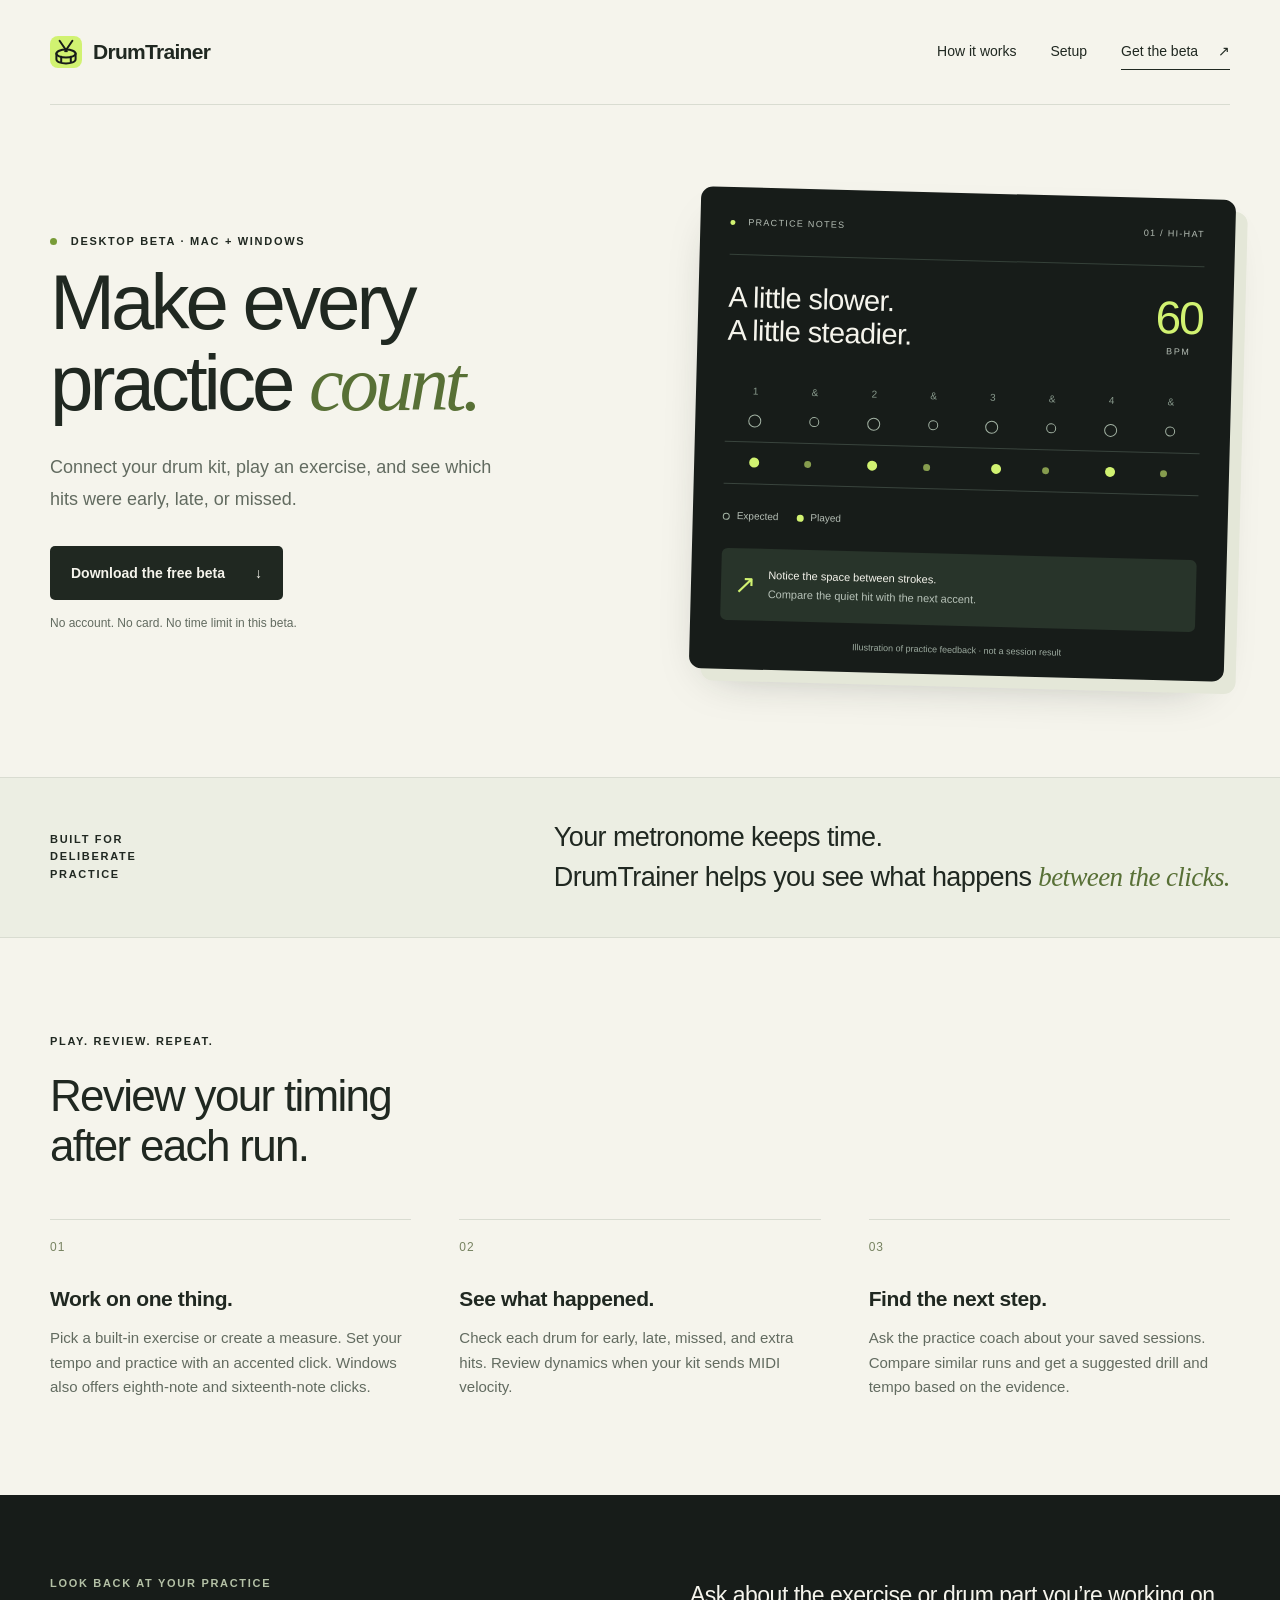
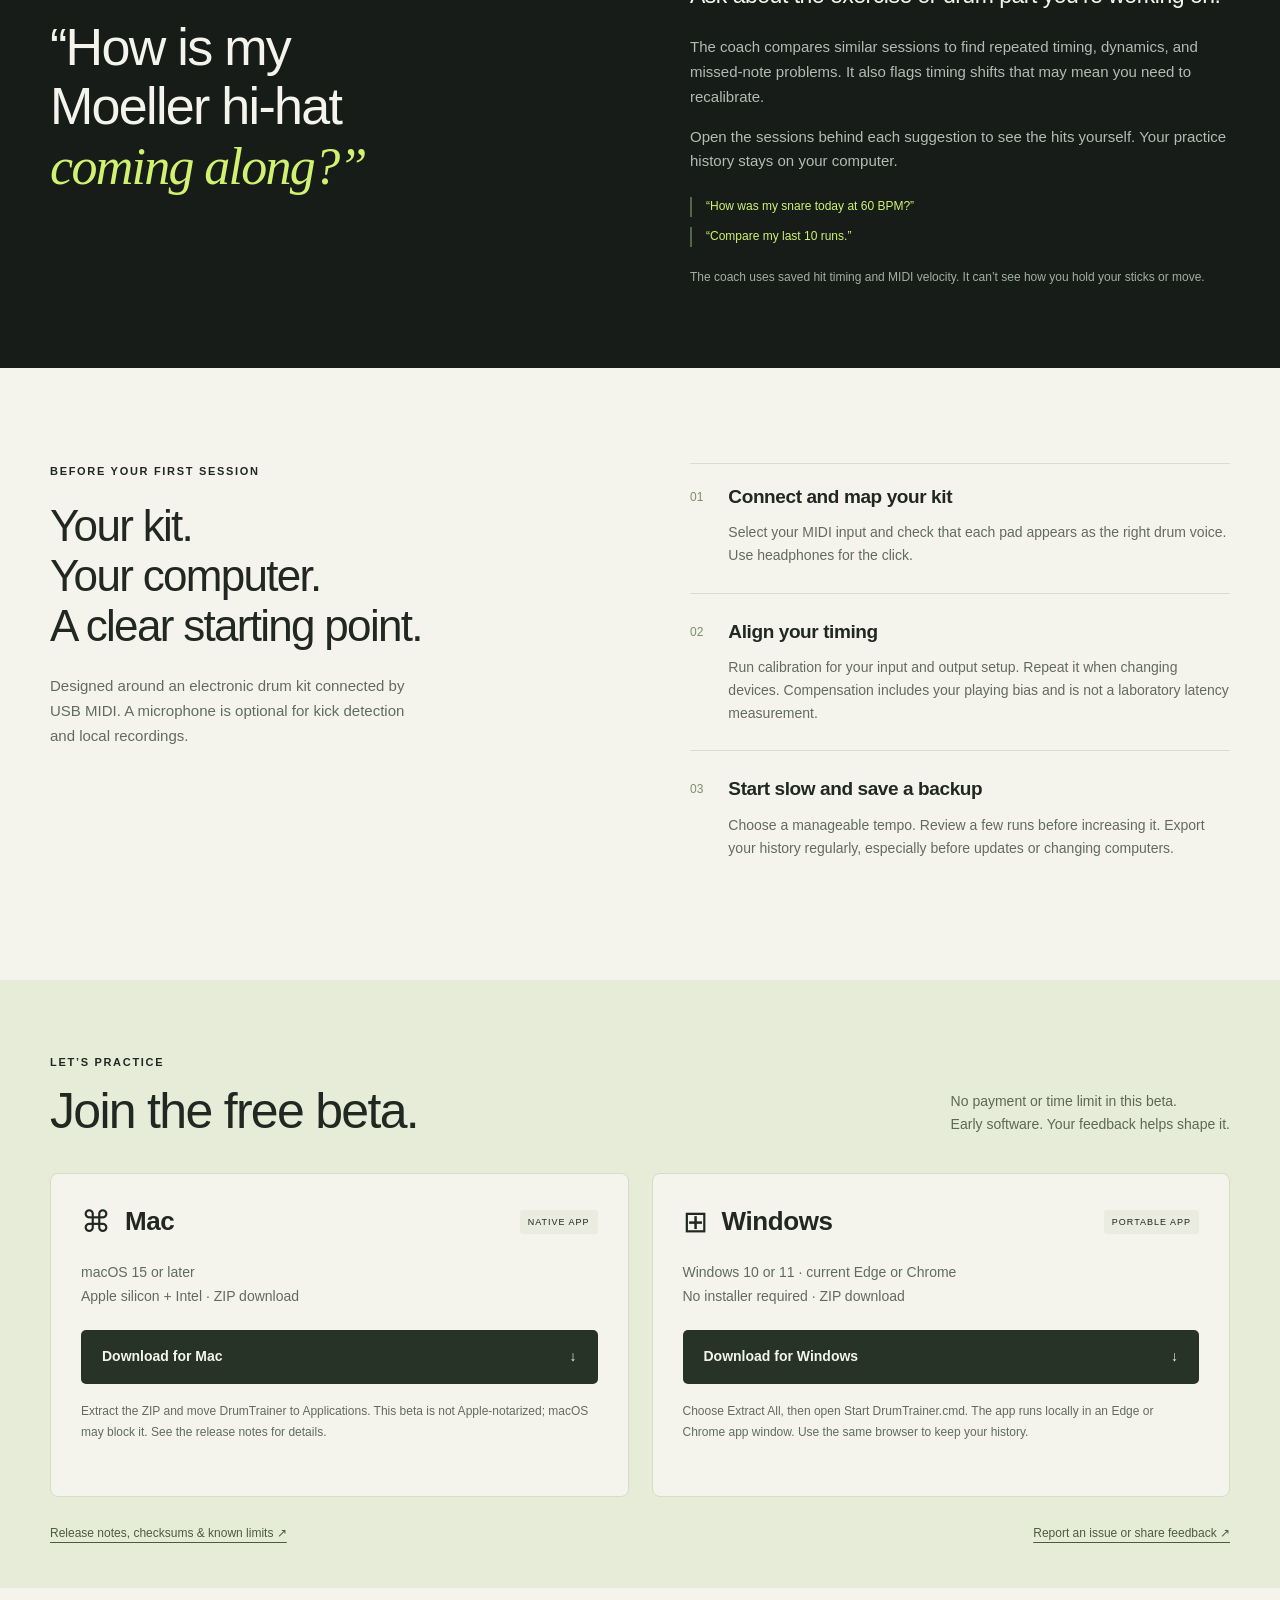
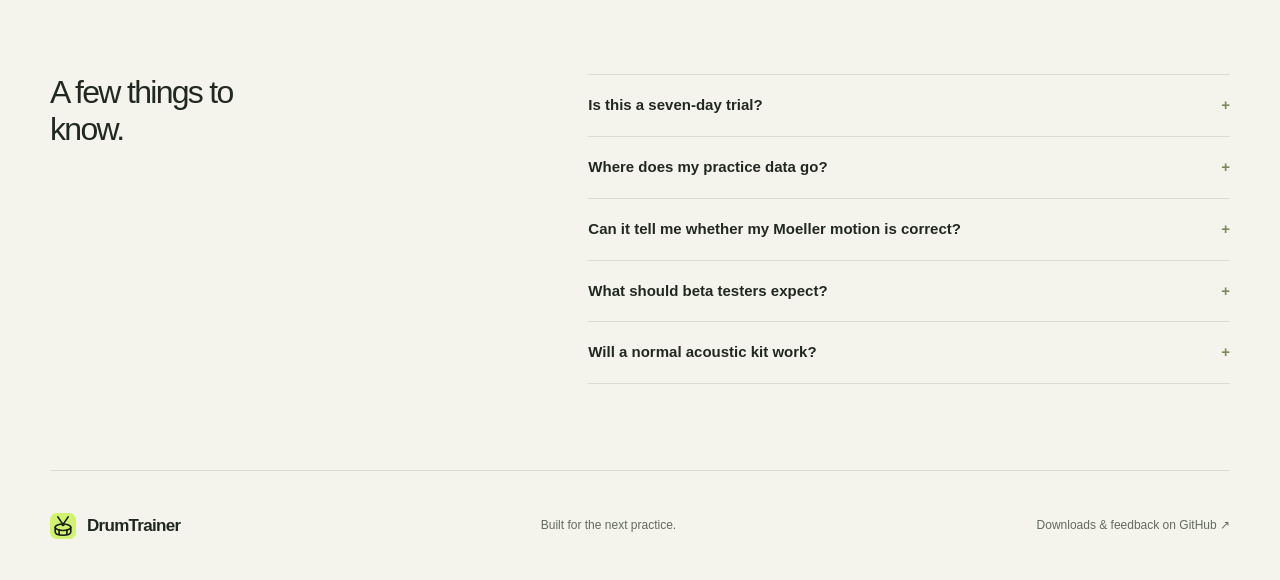
<file: index.html>
<!doctype html>
<html lang="en">
<head>
  <meta charset="utf-8">
  <meta name="viewport" content="width=device-width, initial-scale=1">
  <meta name="description" content="Practice with your drum kit, check your timing and dynamics, and track your progress. DrumTrainer is a free desktop beta for Mac and Windows.">
  <meta name="theme-color" content="#171c19">
  <title>DrumTrainer — Make every practice count.</title>
  <link rel="icon" href="icon.svg" type="image/svg+xml">
  <link rel="stylesheet" href="style.css">
</head>
<body>
  <a class="skip" href="#main">Skip to content</a>
  <header class="nav wrap">
    <a class="brand" href="./" aria-label="DrumTrainer home"><img src="icon.svg" width="32" height="32" alt="">DrumTrainer</a>
    <nav aria-label="Main navigation"><a href="#practice">How it works</a><a href="#setup">Setup</a><a href="#download" class="nav-cta">Get the beta <span aria-hidden="true">↗</span></a></nav>
  </header>
  <main id="main">
    <section class="hero wrap">
      <div class="hero-copy">
        <p class="eyebrow"><span class="status-dot"></span> DESKTOP BETA · MAC + WINDOWS</p>
        <h1>Make every<br>practice <em>count.</em></h1>
        <p class="lede">Connect your drum kit, play an exercise, and see which hits were early, late, or missed.</p>
        <a class="button primary" href="#download">Download the free beta <span aria-hidden="true">↓</span></a>
        <p class="small hero-note">No account. No card. No time limit in this beta.</p>
      </div>
      <div class="practice-art" aria-label="Illustrative practice report showing expected notes, played notes, and hi-hat spacing feedback">
        <div class="art-top"><span><span class="status-dot"></span> PRACTICE NOTES</span><span>01 / HI-HAT</span></div>
        <div class="art-title"><h2>A little slower.<br>A little steadier.</h2><span class="tempo">60<small>BPM</small></span></div>
        <div class="groove" aria-hidden="true">
          <div class="beat-labels"><span>1</span><span>&amp;</span><span>2</span><span>&amp;</span><span>3</span><span>&amp;</span><span>4</span><span>&amp;</span></div>
          <div class="note-lane target"><i></i><i></i><i></i><i></i><i></i><i></i><i></i><i></i></div>
          <div class="note-lane played"><i></i><i></i><i></i><i></i><i></i><i></i><i></i><i></i></div>
        </div>
        <div class="legend"><span><b class="target-key"></b>Expected</span><span><b class="played-key"></b>Played</span></div>
        <div class="art-feedback"><span class="feedback-icon" aria-hidden="true">↗</span><p><strong>Notice the space between strokes.</strong><br>Compare the quiet hit with the next accent.</p></div>
        <p class="art-caption">Illustration of practice feedback · not a session result</p>
      </div>
    </section>
    <section class="intro-band" id="practice"><div class="wrap intro-inner"><p class="eyebrow">BUILT FOR DELIBERATE PRACTICE</p><p>Your metronome keeps time.<br>DrumTrainer helps you see what happens <em>between the clicks.</em></p></div></section>
    <section class="wrap practice-section">
      <div class="section-heading"><p class="eyebrow">PLAY. REVIEW. REPEAT.</p><h2>Review your timing<br>after each run.</h2></div>
      <div class="steps">
        <article><span class="step-number">01</span><h3>Work on one thing.</h3><p>Pick a built-in exercise or create a measure. Set your tempo and practice with an accented click. Windows also offers eighth-note and sixteenth-note clicks.</p></article>
        <article><span class="step-number">02</span><h3>See what happened.</h3><p>Check each drum for early, late, missed, and extra hits. Review dynamics when your kit sends MIDI velocity.</p></article>
        <article><span class="step-number">03</span><h3>Find the next step.</h3><p>Ask the practice coach about your saved sessions. Compare similar runs and get a suggested drill and tempo based on the evidence.</p></article>
      </div>
    </section>
    <section class="coach-section"><div class="wrap coach-inner">
      <div><p class="eyebrow">LOOK BACK AT YOUR PRACTICE</p><h2>“How is my<br>Moeller hi-hat<br><em>coming along?”</em></h2></div>
      <div class="coach-copy"><p class="large-copy">Ask about the exercise or drum part you’re working on.</p><p>The coach compares similar sessions to find repeated timing, dynamics, and missed-note problems. It also flags timing shifts that may mean you need to recalibrate.</p><p>Open the sessions behind each suggestion to see the hits yourself. Your practice history stays on your computer.</p><div class="question-examples"><span>“How was my snare today at 60 BPM?”</span><span>“Compare my last 10 runs.”</span></div><p class="small">The coach uses saved hit timing and MIDI velocity. It can’t see how you hold your sticks or move.</p></div>
    </div></section>
    <section class="wrap setup-section" id="setup">
      <div class="section-heading"><p class="eyebrow">BEFORE YOUR FIRST SESSION</p><h2>Your kit.<br>Your computer.<br>A clear starting point.</h2><p class="setup-lede">Designed around an electronic drum kit connected by USB MIDI. A microphone is optional for kick detection and local recordings.</p></div>
      <ol class="setup-list">
        <li><span>01</span><div><h3>Connect and map your kit</h3><p>Select your MIDI input and check that each pad appears as the right drum voice. Use headphones for the click.</p></div></li>
        <li><span>02</span><div><h3>Align your timing</h3><p>Run calibration for your input and output setup. Repeat it when changing devices. Compensation includes your playing bias and is not a laboratory latency measurement.</p></div></li>
        <li><span>03</span><div><h3>Start slow and save a backup</h3><p>Choose a manageable tempo. Review a few runs before increasing it. Export your history regularly, especially before updates or changing computers.</p></div></li>
      </ol>
    </section>
    <section class="download-section" id="download"><div class="wrap">
      <div class="download-heading"><div><p class="eyebrow">LET’S PRACTICE</p><h2>Join the free beta.</h2></div><p>No payment or time limit in this beta.<br>Early software. Your feedback helps shape it.</p></div>
      <div class="downloads">
        <article class="download-card"><div class="platform"><span aria-hidden="true">⌘</span><h3>Mac</h3><span class="platform-tag">NATIVE APP</span></div><p>macOS 15 or later<br>Apple silicon + Intel · ZIP download</p><a class="button primary" href="https://github.com/KevinFerry1/DrumTrainer/releases/download/beta-2026-10-21/DrumTrainer-Mac.zip">Download for Mac <span aria-hidden="true">↓</span></a><p class="small">Extract the ZIP and move DrumTrainer to Applications. This beta is not Apple-notarized; macOS may block it. See the release notes for details.</p></article>
        <article class="download-card"><div class="platform"><span aria-hidden="true">⊞</span><h3>Windows</h3><span class="platform-tag">PORTABLE APP</span></div><p>Windows 10 or 11 · current Edge or Chrome<br>No installer required · ZIP download</p><a class="button primary" href="https://github.com/KevinFerry1/DrumTrainer/releases/download/beta-2026-10-21/DrumTrainer-Windows.zip">Download for Windows <span aria-hidden="true">↓</span></a><p class="small">Choose Extract All, then open Start DrumTrainer.cmd. The app runs locally in an Edge or Chrome app window. Use the same browser to keep your history.</p></article>
      </div>
      <div class="release-links"><a href="https://github.com/KevinFerry1/DrumTrainer/releases/tag/beta-2026-10-21">Release notes, checksums &amp; known limits ↗</a><a href="https://github.com/KevinFerry1/DrumTrainer/issues/new">Report an issue or share feedback ↗</a></div>
    </div></section>
    <section class="wrap faq-section"><h2>A few things to know.</h2><div class="faqs">
      <details><summary>Is this a seven-day trial?</summary><p>No. This beta is free and has no time limit or payment requirement. Paid access may be introduced in a future version. Any future pricing and trial terms will be announced separately.</p></details>
      <details><summary>Where does my practice data go?</summary><p>Sessions, settings, and optional recordings are stored locally. The practice coach runs on your computer without an AI account, API key, or uploading your history. Export backups yourself; the app does not provide cloud sync.</p><p>This project page has no analytics or tracking scripts. GitHub hosts the page and downloads and may process standard connection information. Feedback submitted on GitHub is public: remove personal information from any attachments.</p></details>
      <details><summary>Can it tell me whether my Moeller motion is correct?</summary><p>It can identify patterns in hit spacing and MIDI dynamics. It cannot see your grip, rebound, tension, or movement. Use the feedback to choose what to practice and review physical technique with a teacher or video.</p></details>
      <details><summary>What should beta testers expect?</summary><p>Timing depends on your devices, calibration, and system performance. Hardware compatibility still needs broader testing. Mac and Windows have some differences, including audio routing and recording access. Export your history before updates and check the release notes for current limits.</p></details>
      <details><summary>Will a normal acoustic kit work?</summary><p>MIDI provides the pad-by-pad evidence used for drum grading and dynamics. The optional microphone path detects kick impacts; this beta does not transcribe a full acoustic kit from one microphone.</p></details>
    </div></section>
  </main>
  <footer class="wrap footer"><a class="brand" href="./"><img src="icon.svg" width="26" height="26" alt="">DrumTrainer</a><p>Built for the next practice.</p><a href="https://github.com/KevinFerry1/DrumTrainer">Downloads &amp; feedback on GitHub ↗</a></footer>
</body>
</html>
</file>
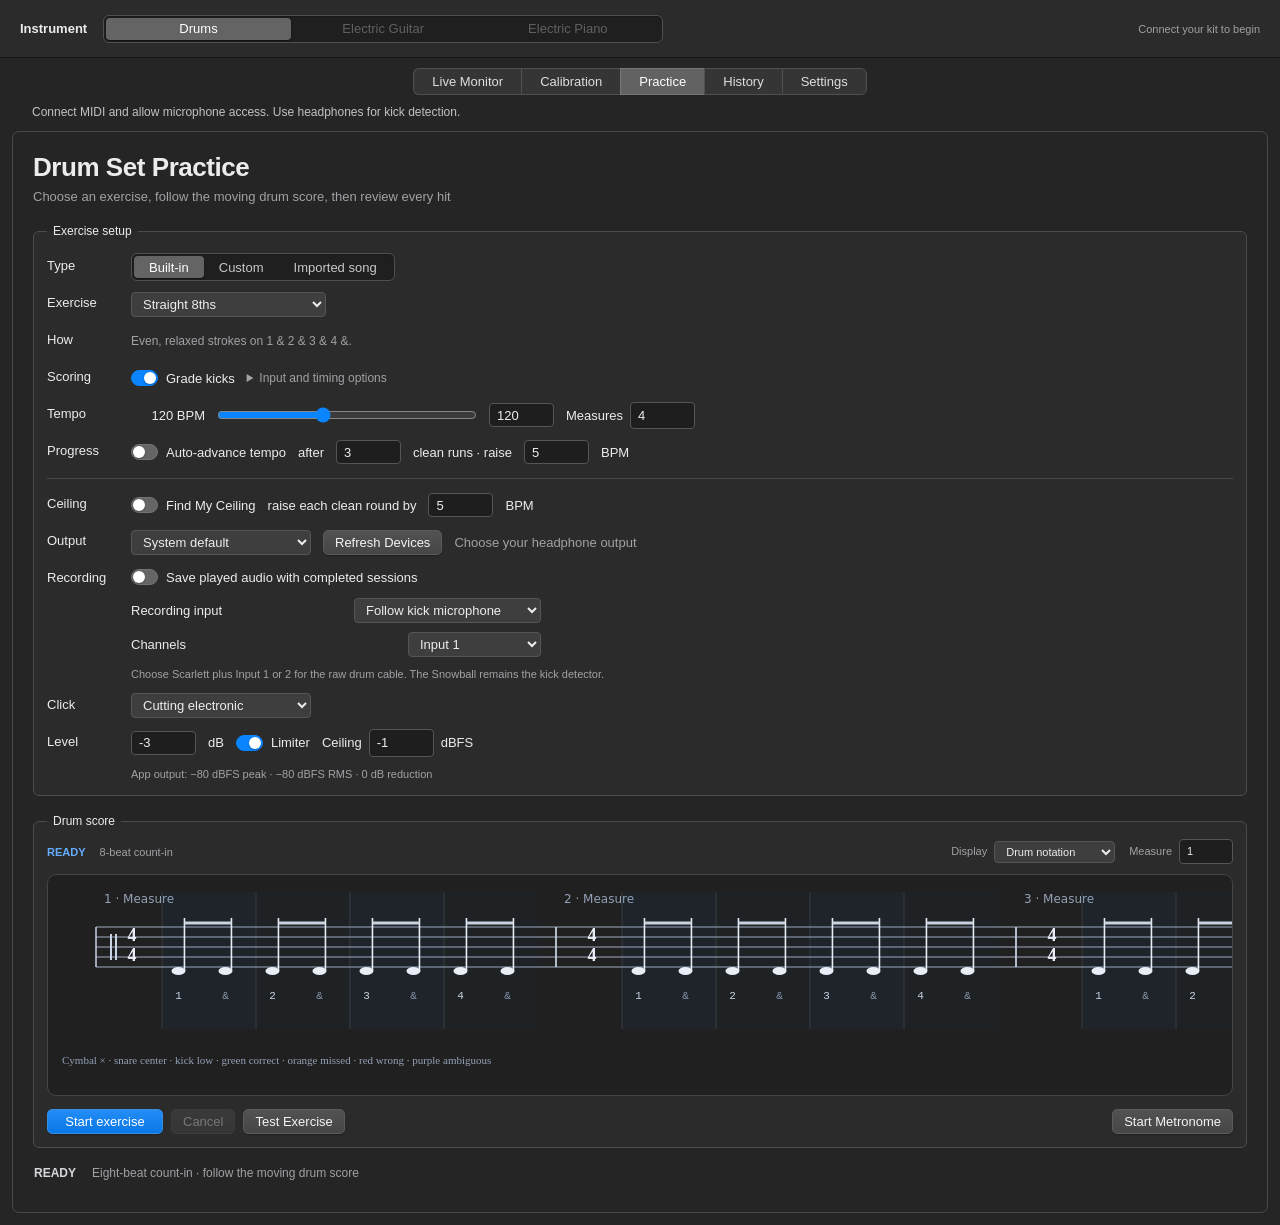
<file: Windows/index.html>
<!doctype html>
<html lang="en"><head><meta charset="utf-8"><meta name="viewport" content="width=device-width,initial-scale=1"><title>Drum Performance Trainer</title><link rel="stylesheet" href="style.css"></head>
<body><main inert>
<header class="instrument-bar"><strong>Instrument</strong><div class="segmented instruments" aria-label="Instrument"><button aria-pressed="true">Drums</button><button disabled title="Only drums are available in this Windows build">Electric Guitar</button><button disabled title="Only drums are available in this Windows build">Electric Piano</button></div><span id="deviceBadge" class="connection-status">Connect your kit to begin</span></header>
<nav class="tab-bar" role="tablist" aria-label="Drum Performance Trainer">
<button id="tab-live" role="tab" aria-controls="panel-live" aria-selected="false" data-tab="live">Live Monitor</button><button id="tab-calibration" role="tab" aria-controls="panel-calibration" aria-selected="false" data-tab="calibration">Calibration</button><button id="tab-practice" role="tab" aria-controls="panel-practice" aria-selected="true" data-tab="practice">Practice</button><button id="tab-history" role="tab" aria-controls="panel-history" aria-selected="false" data-tab="history">History</button><button id="tab-settings" role="tab" aria-controls="panel-settings" aria-selected="false" data-tab="settings">Settings</button>
</nav>
<div id="notice" class="notice" role="status" aria-live="polite">Connect MIDI and allow microphone access. Use headphones for kick detection.</div>
<div class="tab-content">
<div id="panel-live" class="tab-page" role="tabpanel" aria-labelledby="tab-live" hidden>
 <div class="page-heading"><div><h1>Drum Performance Trainer</h1><p>Common host-time event monitor</p></div><div class="toolbar"><button id="liveSimulation">Start Test Simulation</button><button id="clearLive">Clear</button></div></div>
 <fieldset><legend>Hardware inputs</legend>
  <div class="form-row"><span class="row-title">MIDI</span><select id="midi" aria-label="MIDI input"><option value="">None</option></select><button id="connect">Connect MIDI</button><span class="secondary">Select your drum module</span></div>
  <div class="form-row"><span class="row-title">Pad map</span><span id="lastNote" class="secondary">Strike a pad, then choose its correct voice.</span><label class="inline-label">Note <input id="mapNote" type="number" min="0" max="127" value="36"></label><select id="mapVoice" aria-label="Map MIDI note to drum voice"></select><button id="saveMap">Save for This Device</button></div>
  <div class="form-row"><span class="row-title">Microphone</span><select id="microphone" aria-label="Audio input"><option value="">System default</option></select><button id="listen">Enable microphone</button><span class="secondary">Kick detection input</span></div>
 </fieldset>
 <fieldset><legend>Metronome</legend>
  <div class="form-row"><span class="row-title">Output</span><select id="output" aria-label="Audio output"><option value="">System default</option></select><span id="outputHelp" class="secondary">Choose your headphone output</span></div>
  <div class="form-row"><span class="row-title">Tempo</span><input type="number" min="40" max="240" data-bind="bpm" aria-label="Metronome tempo"><span>BPM</span><button id="click">Start Metronome</button><button data-action="stop">Stop</button></div>
  <div class="form-row"><span class="row-title">Click</span><select id="clickSound" aria-label="Click sound"></select><span class="secondary">Choose the click you hear through headphones</span></div>
  <div class="form-row"><span class="row-title">Level</span><input id="clickGain" type="number" min="-36" max="24" value="-3" aria-label="Click gain"><span>dB</span><label class="switch"><input id="limiter" type="checkbox" checked>Limiter</label><label class="inline-label">Ceiling <input id="limiterCeiling" type="number" min="-12" max="-0.5" step="0.5" value="-1"> dBFS</label></div>
  <p id="outputMeter" class="hint">App output: −80 dBFS peak · −80 dBFS RMS · 0 dB reduction</p><input id="volume" type="hidden" value="0.15">
  <hr><div class="form-row"><span class="row-title">Kick monitor</span><label class="switch"><input id="kickMonitor" type="checkbox">Reinforce registered kicks</label><select id="kickMonitorSource" aria-label="Kick monitor source"><option value="both">MIDI + microphone</option><option value="midi">E-kit MIDI</option><option value="microphone">Kick microphone</option></select><button id="testKick">Test Kick</button></div>
  <div class="form-row"><span class="row-title">Kick sound</span><select id="kickSound" aria-label="Kick sound"></select></div>
  <div class="form-row"><span class="row-title">Kick level</span><input id="kickGain" type="number" min="-36" max="6" value="-6" aria-label="Kick gain"><span>dB</span><label class="switch"><input id="kickVelocity" type="checkbox" checked>Follow hit velocity</label><label class="inline-label">Lockout <input id="kickMonitorLockout" type="number" min="10" max="150" value="40"> ms</label></div>
 </fieldset>
 <fieldset><legend>Kick microphone</legend>
  <div class="form-row"><span class="row-title">Input level</span><meter id="level" min="0" max="1" value="0" aria-label="Microphone input level"></meter><span class="secondary">Keep the click in your headphones</span></div>
  <div class="form-row"><label class="inline-label">Threshold <input id="threshold" type="number" min="0.001" max="1" step="0.005" value="0.12"></label><label class="inline-label">Lockout <input id="lockout" type="number" min="10" max="200" value="40"> ms</label><button id="noise">Sample noise</button></div>
  <div class="form-row"><label class="switch"><input id="soundFilter" type="checkbox" checked>Kick sound filter</label><label class="inline-label">Minimum sound match <input id="match" type="number" min="0.01" max="1" step="0.01" value="0.20"></label><label class="switch"><input id="guard" type="checkbox" checked>E-kit crosstalk guard</label></div><p id="filtered" class="hint">Sound rejected: 0 · Crosstalk rejected: 0</p>
 </fieldset>
 <fieldset><legend>Unified event log</legend><div class="form-row"><span class="secondary">Normalized input timestamps</span><span id="hitCount" class="count-label">0 HITS</span></div><div class="table-scroll live-log"><table><thead><tr><th>Session time</th><th>Source</th><th>Voice</th><th>Value</th></tr></thead><tbody id="liveEvents"><tr><td colspan="4" class="secondary">Waiting for a MIDI pad or microphone kick…</td></tr></tbody></table></div><pre id="log" hidden>Waiting for a MIDI pad or microphone kick…</pre></fieldset>
</div>
<div id="panel-calibration" class="tab-page" role="tabpanel" aria-labelledby="tab-calibration" hidden>
 <div class="page-heading"><div><h1>Input &amp; Timing Calibration</h1><p>Tune kick detection, then align MIDI or microphone hits to the click you actually hear</p></div></div>
 <fieldset><legend>Kick microphone</legend><div class="form-row"><span class="row-title">Microphone</span><select data-bind="microphone" aria-label="Calibration microphone"></select><button data-action="listen" data-text-from="listen">Enable microphone</button></div><div class="form-row"><span class="row-title">Detection</span><label class="inline-label">Threshold <input data-bind="threshold" type="number" min="0.001" max="1" step="0.005"></label><label class="inline-label">Lockout <input data-bind="lockout" type="number" min="10" max="200"> ms</label></div></fieldset>
 <fieldset><legend>Kick detection calibration</legend><p class="hint">Measure the room noise, then play 10 isolated kicks and 10 kicks with other pads. The kick fingerprint helps reject snare, tom and cymbal crosstalk.</p><div class="toolbar"><button id="calibrateKick" class="primary">Start Calibration</button><button id="saveCalibration" disabled>Save Calibration</button><button data-action="stop">Cancel</button></div><p id="calibrationStatus" class="hint">No learned kick profile. Calibrate with 10 isolated kicks and 10 kicks while adding other pads.</p></fieldset>
 <fieldset><legend>Hit timing alignment</legend><p class="hint">Measures the complete path between the audible click and a raw hit. One shared correction is saved for the entire e-kit MIDI path; a microphone kick keeps its own separate correction.</p><div class="form-row"><span class="row-title">Output</span><select data-bind="output" aria-label="Alignment audio output"></select></div><div class="form-row"><label class="inline-label">MIDI compensation <input id="midiCorrection" type="number" min="-500" max="500" value="0"> ms</label><label class="inline-label">Microphone compensation <input id="micCorrection" type="number" min="-500" max="500" value="0"> ms</label></div><p class="hint">Ready for 12 clicks at 60 BPM. After the two-bar count-in, use one comfortable e-kit pad—snare is recommended—or play the kick once on every click.</p><div class="toolbar"><p class="hint" data-text-from="position"></p><button id="alignMidi">Align E-kit MIDI</button><button id="alignMic">Align Kick Microphone</button><button data-action="stop">Cancel</button></div><div id="alignmentReview" hidden><p id="alignmentMeasurement" class="hint"></p><div class="toolbar"><button id="saveAlignment" class="primary" disabled>Save &amp; Apply</button><button id="discardAlignment">Discard alignment</button></div></div><p class="hint">Positive compensation moves the raw input earlier for scoring. Raw recorded timestamps and relative MIDI coordination stay unchanged.</p></fieldset>
 <fieldset><legend>Transferred Mac setup</legend><label class="file-button">Import Mac setup<input id="setupImport" type="file" accept=".json,application/json" hidden></label><p class="hint">Select Mac-setup-backup.json to restore your sound and dynamics choices. Windows devices need fresh timing alignment.</p><div id="macProfilePanel" hidden><label>Transferred kick profile <select id="macMicrophoneProfile"></select></label><button id="applyMacMicrophone">Apply to selected microphone</button><p class="hint">Enable the Windows microphone first. Recalibrate if placement or room sound has changed.</p></div></fieldset>
</div>
<div id="panel-practice" class="tab-page" role="tabpanel" aria-labelledby="tab-practice">
 <div class="page-heading"><div><h1>Drum Set Practice</h1><p>Choose an exercise, follow the moving drum score, then review every hit</p></div><button id="practiceReturn" hidden>Exercise setup</button></div>
 <div id="practiceContent">
 <fieldset id="exerciseSetup"><legend>Exercise setup</legend>
  <div class="form-row"><span class="row-title">Type</span><div class="segmented exercise-types" aria-label="Exercise type"><button data-practice-type="builtIn" aria-pressed="true">Built-in</button><button data-practice-type="custom" aria-pressed="false">Custom</button><button data-practice-type="song" aria-pressed="false">Imported song</button></div><select id="practiceMode" hidden aria-label="Practice mode"><option value="exercise">Exercise library / custom</option><option value="song">Imported MIDI song</option></select></div>
  <div id="exerciseSelectionRow" class="form-row"><span class="row-title">Exercise</span><select id="exercise" aria-label="Exercise"></select><span class="difficulty" id="exerciseDifficulty"></span></div>
  <div id="songPanel" hidden><div class="form-row"><span class="row-title">Song</span><select id="song" aria-label="Saved song"></select><label class="file-button">Import MIDI<input id="midiFile" type="file" accept=".mid,.midi,audio/midi" hidden></label><button id="deleteSong">Delete Song</button></div><div class="form-row"><span class="row-title">Track</span><select id="songTrack" aria-label="Drum track"></select></div><div class="form-row"><span class="row-title">Section</span><label class="inline-label">Start measure <input id="sectionStart" type="number" min="1" value="1"></label><label class="inline-label">End measure <input id="sectionEnd" type="number" min="1" value="4"></label></div><p id="songInfo" class="hint"></p><details><summary>Song MIDI note mapping</summary><div id="songMap"></div></details><details><summary>Songsterr companion — experimental</summary><label class="switch"><input id="externalPlayback" type="checkbox">Wait for browser audio instead of counting in</label><p class="hint">Import the matching MIDI, select the same starting measure and tempo, and set repeats to 1. Pause Songsterr at that measure with count-in and looping off. Silence other browser tabs.</p><div class="form-row"><label class="inline-label">Start offset <input id="playbackOffset" type="number" min="-5000" max="5000" value="0"> ms</label><label class="inline-label">Detection threshold <input id="playbackThreshold" type="number" min="-80" max="-10" value="-45"> dBFS</label><button id="syncLost" disabled>Sync lost</button></div><p id="playbackStatus" class="hint">Arm, wait for Ready, then press Play in Songsterr.</p><p class="hint">Start detection only: no automatic pause, seek, loop or drift tracking. Experimental scores are not saved to history or progress. No shared audio or video is saved.</p></details></div>
  <div class="form-row"><span class="row-title">How</span><p id="guide" class="inline-hint"></p></div>
  <div class="form-row"><span class="row-title">Scoring</span><label class="switch"><input id="gradeKicks" type="checkbox" checked>Grade kicks</label><details class="inline-details"><summary>Input and timing options</summary><label class="inline-label">Kick sources <select id="kickSource"><option value="microphone">Microphone only</option><option value="midi">MIDI only</option><option value="both" selected>MIDI + microphone</option></select></label><label class="inline-label">Match tolerance <input id="tolerance" type="number" min="0" max="500" value="100"> ms</label></details></div>
  <div id="customEditorPanel" hidden><div class="form-row"><span class="row-title">Custom</span><div class="segmented"><button id="customMeasureMode" aria-pressed="true">Single measure</button><button id="customSequenceMode" aria-pressed="false">Measure sequence</button></div></div>
   <div class="form-row"><span class="row-title">Library</span><button id="loadExercise">Load selected</button><button id="saveExercise">Save As…</button><button id="updateExercise">Update Saved</button><button id="deleteExercise">Delete Saved</button></div>
   <div class="form-row"><span class="row-title">Name</span><input id="customName" type="text" maxlength="120" value="My custom measure"><label class="inline-label">Grid <select id="grid"><option value="sixteenths">16th notes</option><option value="eighths">8th notes</option><option value="triplets">Triplets</option></select></label></div>
   <div class="form-row"><span class="row-title">Tool</span><select id="editTool"><option value="note">Notes</option><option value="accent">Accents &gt;</option><option value="ghost">Ghost notes ( )</option></select><span class="secondary">Click a cell to add or remove a note</span></div>
   <details><summary>Accent and ghost targets</summary><div class="form-row"><label class="inline-label">Accent contrast <input id="accentContrast" type="number" min="1" max="127" value="18"> velocity points</label><label class="switch"><input id="accentFloorEnabled" type="checkbox" checked>Also require minimum velocity</label><input id="accentFloor" type="number" min="1" max="127" value="100" aria-label="Accent minimum velocity"></div><div class="form-row"><label class="inline-label">Ghost softness <input id="ghostContrast" type="number" min="1" max="127" value="18"> velocity points</label><label class="switch"><input id="ghostCeilingEnabled" type="checkbox" checked>Also require maximum velocity</label><input id="ghostCeiling" type="number" min="1" max="127" value="50" aria-label="Ghost maximum velocity"></div><p class="hint">Uses up to four nearby, correctly played normal notes of the same drum voice, with at least 20% contrast.</p></details>
   <div id="measureEditor"><div id="editor" class="editor"></div></div>
   <details id="sequenceEditor" open><summary>Measure sequence</summary><div class="form-row"><label class="inline-label">Sequence name <input id="sequenceName" type="text" maxlength="120" value="My sequence"></label><label class="inline-label">Arrangement repeats <input id="sequenceRepeats" type="number" min="1" max="16" value="1"></label></div><div class="form-row"><select id="sequenceMeasure" aria-label="Saved measure"></select><button id="addSequenceStep">Add to Sequence</button></div><div id="sequenceSteps"></div><div class="toolbar"><button id="saveSequence">Save Sequence As…</button><button id="updateSequence">Update Saved Sequence</button></div></details>
  </div>
  <div class="form-row"><span class="row-title">Tempo</span><span id="tempoValue" class="numeric">120 BPM</span><input id="bpmSlider" type="range" min="40" max="240" step="1" value="120" aria-label="Practice tempo slider"><input id="bpm" type="number" min="40" max="240" value="120" aria-label="Practice tempo"><label class="inline-label"><span id="practiceRepeatLabel">Measures</span> <input id="repeats" type="number" min="1" max="16" value="4"></label></div>
  <div class="form-row"><span class="row-title">Progress</span><label class="switch"><input id="advance" type="checkbox">Auto-advance tempo</label><span>after</span><input id="cleanRuns" type="number" min="1" max="10" value="3" aria-label="Clean runs to advance"><span>clean runs · raise</span><input id="advanceStep" type="number" min="1" max="20" value="5" aria-label="Tempo increase"><span>BPM</span></div>
  <p id="progressStatus" class="hint indented"></p><hr>
  <div class="form-row"><span class="row-title">Ceiling</span><label class="switch"><input id="ceiling" type="checkbox">Find My Ceiling</label><span>raise each clean round by</span><input id="ceilingStep" type="number" min="1" max="20" value="5" aria-label="Ceiling step"><span>BPM</span></div>
  <div class="form-row"><span class="row-title">Output</span><select data-bind="output" aria-label="Practice audio output"></select><button data-action="connect">Refresh Devices</button><span class="secondary" data-text-from="outputHelp"></span></div>
  <div class="form-row recording-row"><span class="row-title">Recording</span><div class="stack"><label class="switch"><input id="recordAudio" type="checkbox">Save played audio with completed sessions</label><label class="inline-label">Recording input <select id="recordInput"><option value="follow">Kick-detection microphone</option><option value="">System default</option></select></label><label class="inline-label">Channels <select id="recordChannels"><option value="input1">Input 1</option><option value="input2">Input 2</option><option value="loopback34">Loopback 3–4</option></select></label><p id="recordStatus" class="hint">Choose Scarlett plus Input 1 or 2 for the raw drum cable. The Snowball remains the kick detector.</p></div></div>
  <div class="form-row"><span class="row-title">Click</span><select data-bind="clickSound" aria-label="Practice click sound"></select></div>
  <div class="form-row"><span class="row-title">Level</span><input data-bind="clickGain" type="number" min="-36" max="24" aria-label="Practice click gain"><span>dB</span><label class="switch"><input data-bind="limiter" type="checkbox">Limiter</label><label class="inline-label">Ceiling <input data-bind="limiterCeiling" type="number" min="-12" max="-0.5" step="0.5"> dBFS</label></div><p class="hint indented" data-text-from="outputMeter"></p>
 </fieldset>
 <fieldset id="scorePlayer"><legend>Drum score</legend><div class="score-toolbar"><span id="phase" class="phase">READY</span><span id="position">8-beat count-in</span><div class="spacer"></div><label class="inline-label">Display <select id="scoreView"><option value="staff">Drum notation</option><option value="lanes">Voice lanes</option></select></label><label class="inline-label">Measure <input id="scoreMeasure" type="number" min="1" value="1"></label></div><div class="score-wrap"><canvas id="score" aria-label="Drum notation, counting guide and practice playhead"></canvas></div><div class="transport"><button id="start" class="primary">Start Exercise</button><button id="stop" disabled>Cancel</button><button id="demo">Test Exercise</button><div class="spacer"></div><button id="clickProxy" data-action="click">Start Metronome</button></div></fieldset>
 <div id="practiceRunStatus" class="run-status"><span id="phaseSummary">READY</span><span>Eight-beat count-in · follow the moving drum score</span></div>
 <div id="result" class="results-stack" hidden>
 <div id="autoGoBanner" class="auto-go-banner" hidden><strong id="autoGoCountdown"></strong><button id="stopAuto" data-action="stop">Stop Auto go</button></div>
 <div class="result-header"><div class="result-heading"><h2 id="resultTitle">Practice results</h2><span id="resultSubtitle" class="secondary"></span></div><div class="toolbar"><button id="again">Play Again</button><button data-action="practiceReturn">New Exercise</button></div></div>
 <div class="quick-take"><p><strong>Quick take  </strong><span id="coachingOverview"></span></p><p id="coachingNext" class="next-try"></p></div>
 <p id="experimentalResult" class="result-warning" hidden>Experimental external-playback score: alignment was not verified. This attempt is not saved to history, progress or ceiling records. Adjust the start offset and retry if everything looks consistently early or late.</p>
 <p id="ceilingMessage" class="result-callout" hidden></p><p id="progressionMessage" class="result-callout" hidden></p>
 <fieldset id="performanceScore" class="result-group"><legend>Performance score</legend><p id="ungradedKicks" class="hint" hidden>Kicks were visible but ungraded. Kick expectations and detected kick events were excluded from every result below.</p><div id="resultScoreScroll" class="performance-score-scroll"><div id="resultScoreTrack" class="performance-score-track"><canvas id="resultScore" aria-label="Performance score with classified notes"></canvas></div></div><div class="score-legend"><span><i class="result-green"></i>Correct</span><span><i class="result-orange"></i>Missed</span><span><i class="result-red"></i>Wrong voice</span><span><i class="result-purple"></i>Ambiguous</span><span id="ungradedKickLegend" hidden><i class="result-muted"></i>Ungraded kick</span></div></fieldset>
 <div id="metrics" class="result-metrics"></div>
 <p id="stableTiming" class="result-callout" hidden></p>
 <div id="dynamicsResults" class="dynamics-results"></div>
 <fieldset class="result-group"><legend>Hit breakdown</legend><div id="hitBreakdown" class="hit-breakdown"></div></fieldset>
 <fieldset class="result-group"><legend>Timing details</legend><div id="timingDetails" class="timing-details"></div></fieldset>
 <fieldset id="timingResults" class="result-group"><legend>Detailed timing timeline</legend><p class="hint">Outlined markers show expected notes; filled markers show played hits. Connections pair one matched event. Times include the saved scoring corrections.</p><div class="row"><label>Timeline filter<select id="ledgerFilter"><option value="all">All hits</option><option value="problems">Problems only</option></select></label><label>Drum voice<select id="ledgerVoice"></select></label><button id="ledgerMore" class="secondary">Show more events</button></div><div id="timingChart" class="timing-chart"></div><p id="ledgerCount" class="hint"></p><div class="table-scroll"><table><thead><tr><th>Position</th><th>Expected</th><th>Played</th><th>Result</th><th>Offset</th><th>Expected time</th><th>Played time</th><th>Input</th><th>Evidence</th></tr></thead><tbody id="ledger"></tbody></table></div><details id="rawEvidencePanel"><summary>Selected raw evidence</summary><pre id="rawEvidence"></pre></details></fieldset>
 <fieldset id="sequenceResults" class="result-group" hidden><legend>Sequence review</legend><p class="hint">Check the first measure after each transition. Correct hits include your existing timing tolerance; accent and ghost results are shown separately above.</p><div id="sequenceReview"></div></fieldset>
 <fieldset id="voiceResults" class="result-group"><legend>Per-voice results</legend><div id="voiceMetrics"></div></fieldset>
 <fieldset id="limbResults" class="result-group" hidden><legend>Limb synchronization</legend><div id="limbMetrics" class="result-metrics"></div><p id="incompleteGroups" class="hint" hidden></p><div id="limbOffsets"></div></fieldset>
 <p id="droppedEvidence" class="result-warning" hidden></p>
 <div class="result-footer"><div class="result-header"><div class="result-heading"><h2 data-text-from="resultTitle">Practice results</h2><span data-text-from="resultSubtitle" class="secondary"></span></div><div class="toolbar"><button data-action="again">Play Again</button><button data-action="practiceReturn">New Exercise</button></div></div><div class="quick-take"><p><strong>Quick take  </strong><span data-text-from="coachingOverview"></span></p><p class="next-try" data-text-from="coachingNext"></p></div></div>
 <div class="session-extras"><details><summary>Played audio</summary><p id="takeInfo" class="hint">No recording attached.</p><audio id="takePlayer" controls preload="metadata" hidden></audio><div class="row"><label class="file-button">Attach this session’s take<input id="takeFile" type="file" accept="audio/*,.m4a,.wav,.webm" hidden></label><button id="downloadTake" class="secondary" disabled>Download take</button><button id="deleteTake" class="secondary" disabled>Delete take</button></div></details><details><summary>Session notes, tags and evidence</summary><label>Notes<textarea id="sessionNotes" rows="3" maxlength="10000"></textarea></label><label>Tags · comma-separated<input id="sessionTags" type="text" maxlength="1000"></label><div class="row"><button id="saveSessionNotes" class="secondary">Save notes and tags</button><button id="rescore" class="secondary">Rescore saved evidence</button><button id="deleteSession" class="secondary">Delete session</button></div><p id="sessionContext" class="hint"></p></details></div>
 </div>
 </div>
</div>
<div id="panel-history" class="tab-page" role="tabpanel" aria-labelledby="tab-history" hidden>
 <div class="page-heading"><div><h1>Practice History</h1><p>Local session summaries, trends, and clean-tempo records</p></div><div class="toolbar"><label class="file-button">Import JSON<input id="import" type="file" accept=".json,application/json" hidden></label><button id="export">Export JSON</button></div></div>
 <div id="historyOverview" class="metrics history-overview"></div>
 <div id="historyEmpty" class="empty-state"><span class="empty-symbol">▥</span><h2>No completed sessions yet</h2><p>Finish an exercise and its progress summary will appear here automatically.</p><p>To bring your Mac history across, choose Import JSON and select your Mac practice export.</p></div>
 <fieldset id="historyTrendPanel" hidden><legend>Progress trend</legend><div class="form-row"><label class="inline-label">Metric <select id="historyMetric"><option value="recall">Recall</option><option value="error">Median timing error</option><option value="spread">Median limb spread</option></select></label></div><div id="historyTrend"></div></fieldset>
 <fieldset><legend>Exercise progress</legend><div id="progressRecords"></div></fieldset>
 <fieldset><legend>Recent sessions</legend><div class="form-row"><input id="historySearch" type="search" placeholder="Exercise name, notes or tag" aria-label="Filter history"><select id="historyFilter" aria-label="History filter"><option value="all">All runs</option><option value="clean">Clean runs</option><option value="problems">Needs practice</option></select><button id="historyMore">Show More</button></div><div id="history"></div></fieldset>
 <details><summary>Recordings and complete backups</summary><div class="toolbar"><label class="file-button">Import Recordings Folder<input id="takeFolder" type="file" webkitdirectory multiple hidden></label><button id="exportBundle">Backup with Recordings</button><button id="restoreNative" hidden>Download Original Mac Backups</button></div><p class="hint">The JSON imports session history, authored exercises and songs. Import Mac-recordings separately to attach saved audio by session ID. Complete backups contain both the JSON and attached recordings.</p></details>
</div>
<div id="panel-settings" class="tab-page settings-page" role="tabpanel" aria-labelledby="tab-settings" hidden>
 <div class="page-heading"><div><h1>Settings</h1><p>Your preferences for DrumTrainer</p></div></div>
 <fieldset><legend>Practice</legend><label class="switch"><input id="auto" type="checkbox" checked>Auto go</label><p class="hint">Automatically start the next round after reviewing your results, with the usual count-in.</p><hr><div class="form-row"><label class="inline-label">Show results for <input id="autoDelay" type="number" min="1" max="30" value="7"> seconds</label></div><p class="hint">Choose 1–30 seconds. Stop Auto go pauses results so you can review them; Play Again resumes automatic repeats. Turn this switch off to disable Auto go.</p></fieldset>
 <p class="hint">Preferences save automatically and are remembered when you reopen the app.</p>
</div>
</div>
</main><dialog id="historyDetailDialog" class="history-dialog"><header><strong>Session Details</strong><button id="closeHistoryDetail">Done</button></header><div id="historyDetailBody"></div></dialog><script type="module" src="app.mjs"></script></body></html>
</file>
<file: style.css>
@charset "UTF-8";
:root{color-scheme:light;--paper:#f5f4ec;--ink:#202821;--muted:#626b60;--line:#d9dcd1;--lime:#d1f271;--dark:#171c19;--serif:Georgia,'Times New Roman',serif;--sans:Inter,'Segoe UI',Arial,sans-serif}
*{box-sizing:border-box}html{scroll-behavior:smooth;scroll-padding-top:28px}body{margin:0;background:var(--paper);color:var(--ink);font-family:var(--sans);font-size:16px;line-height:1.65}a{color:inherit;text-underline-offset:5px}a:hover{text-decoration-thickness:2px}a:focus-visible,summary:focus-visible{outline:3px solid #607929;outline-offset:6px}.wrap{width:min(1180px,calc(100% - 96px));margin-inline:auto}.nav{display:flex;align-items:center;justify-content:space-between;min-height:105px;border-bottom:1px solid var(--line)}.brand{display:inline-flex;align-items:center;gap:11px;font-size:21px;font-weight:700;letter-spacing:-.7px;text-decoration:none}.nav nav{display:flex;align-items:center;gap:34px;font-size:14px}.nav nav a{text-decoration:none}.nav-cta{border-bottom:1px solid var(--ink);padding:6px 0}.nav-cta span{margin-left:16px}.skip{position:absolute;top:0;left:20px;padding:10px;background:var(--lime);transform:translateY(-140%);z-index:10}.skip:focus{transform:none}.hero{display:grid;grid-template-columns:1.08fr 1fr;gap:68px;align-items:center;padding-block:88px 102px}.eyebrow{font-size:11px;font-weight:700;letter-spacing:1.7px;line-height:1.6}.status-dot{display:inline-block;width:7px;height:7px;border-radius:50%;background:#789b37;margin-right:9px}h1,h2,h3,p{margin-top:0}h1{font-size:clamp(62px,6.1vw,84px);font-weight:500;line-height:1.035;letter-spacing:-4px;margin-bottom:28px}h1 em,h2 em{font-family:var(--serif);font-weight:400}h1 em{color:#587036}h2{font-size:44px;line-height:1.13;letter-spacing:-1.7px;font-weight:500;margin-bottom:24px}h3{font-size:21px;line-height:1.35;letter-spacing:-.4px;font-weight:600;margin-bottom:12px}.lede{font-size:18px;color:var(--muted);max-width:450px;line-height:1.75;margin-bottom:31px}.button{display:inline-flex;align-items:center;justify-content:space-between;gap:30px;min-height:54px;border-radius:5px;padding:13px 21px;font-size:14px;font-weight:650;text-decoration:none;transition:background .15s,transform .15s}.primary{background:var(--ink);color:var(--paper)}.primary:hover{background:#3b4c35;transform:translateY(-1px)}.small{font-size:12px;line-height:1.75;color:var(--muted)}.hero-note{margin:13px 0 0}.practice-art{background:var(--dark);color:var(--paper);border-radius:12px;padding:28px 30px 17px;transform:rotate(1.5deg);box-shadow:12px 12px 0 #e4e7d8,0 22px 50px -25px #1b231d66;position:relative}.practice-art:before{display:none;content:'';position:absolute;inset:12px -12px -12px 12px;background:#e4e7d8;border:1px solid var(--line);border-radius:12px;z-index:-1}.art-top{display:flex;align-items:center;justify-content:space-between;font-size:9px;letter-spacing:1.3px;color:#b5beb5;padding-bottom:24px;border-bottom:1px solid #354139}.art-top .status-dot{background:var(--lime);width:5px;height:5px}.art-title{display:flex;justify-content:space-between;align-items:center;padding-block:26px 15px}.art-title h2{font-size:29px;letter-spacing:-.6px;margin:0}.tempo{font-size:46px;letter-spacing:-2px;color:var(--lime);line-height:1;text-align:center}.tempo small{display:block;font-size:9px;letter-spacing:1.6px;color:#b5beb5;margin-top:7px}.groove{padding-block:22px 12px}.beat-labels,.note-lane{display:grid;grid-template-columns:repeat(8,1fr);align-items:center;text-align:center}.beat-labels{font-size:10px;color:#88998c}.note-lane{height:42px;border-bottom:1px solid #39443d}.note-lane i{display:block;height:10px;width:10px;border-radius:50%;margin-inline:auto}.target i{border:1px solid #a2b2a3}.target i:nth-child(odd){width:13px;height:13px}.played i{background:var(--lime)}.played i:nth-child(even){opacity:.6;width:7px;height:7px;transform:translateX(-5px)}.played i:nth-child(5){transform:translateX(5px)}.legend{display:flex;gap:18px;color:#b5beb5;font-size:10px;padding:12px 0 24px}.legend span{display:flex;align-items:center;gap:7px}.legend b{height:7px;width:7px;border-radius:50%}.target-key{border:1px solid #a2b2a3}.played-key{background:var(--lime)}.art-feedback{display:flex;gap:12px;align-items:center;background:#28342a;padding:17px 13px;border-radius:6px}.feedback-icon{font-size:26px;color:var(--lime);line-height:1}.art-feedback p{font-size:11px;color:#b7c2b8;line-height:1.7;margin:0}.art-feedback strong{font-weight:500;color:var(--paper)}.art-caption{font-size:9px;color:#9caa9f;margin:17px 0 0;text-align:center}.intro-band{border-block:1px solid var(--line);background:#eceee3}.intro-inner{display:flex;align-items:center;justify-content:space-between;gap:50px;padding-block:39px}.intro-inner .eyebrow{margin:0;max-width:160px}.intro-inner>p:last-child{font-size:27px;line-height:1.5;letter-spacing:-.6px;margin:0}.intro-inner em{font-family:var(--serif);color:#587036}.practice-section{padding-block:95px}.section-heading .eyebrow{margin-bottom:21px}.steps{display:grid;grid-template-columns:repeat(3,1fr);gap:48px;margin-top:48px}.step-number{display:block;border-top:1px solid var(--line);padding-top:18px;font-size:12px;color:#778361;letter-spacing:1px;margin-bottom:28px}.steps p,.coach-copy>p,.setup-list p{color:var(--muted);font-size:15px}.steps p{margin-bottom:0}.coach-section{background:var(--dark);color:var(--paper)}.coach-inner{display:grid;grid-template-columns:1fr 1fr;gap:100px;padding-block:80px}.coach-inner .eyebrow{color:#b4c1a6}.coach-inner h2{font-size:52px;line-height:1.15;margin:25px 0 0}.coach-inner h2 em{color:var(--lime)}.coach-copy{padding-top:4px}.coach-copy>p{color:#b2bcb3}.coach-copy .large-copy{font-size:23px;line-height:1.45;letter-spacing:-.5px;color:var(--paper)}.coach-copy .small{color:#a0afa2;font-size:12px;margin-bottom:0}.question-examples{display:flex;flex-direction:column;gap:10px;padding-block:8px 20px;font-size:12px;color:var(--lime)}.question-examples span{border-left:2px solid #526743;padding-left:14px}.setup-section{display:grid;grid-template-columns:1fr 1fr;gap:100px;padding-block:95px}.setup-lede{font-size:15px;color:var(--muted);max-width:370px}.setup-list{list-style:none;padding:0;margin:0}.setup-list li{display:flex;gap:25px;padding-block:25px;border-top:1px solid var(--line)}.setup-list li:first-child{padding-top:20px}.setup-list li>span{font-size:12px;color:#7e8d70;padding-top:4px}.setup-list h3{font-size:19px}.setup-list p{margin-bottom:0;font-size:14px}.download-section{background:#e7ecd9;padding-block:74px 45px}.download-heading{display:flex;justify-content:space-between;align-items:end;gap:30px;margin-bottom:34px}.download-heading h2{font-size:50px;margin:0}.download-heading>p{font-size:14px;color:#5c6855;margin:0 0 3px}.downloads{display:grid;grid-template-columns:1fr 1fr;gap:23px}.download-card{background:var(--paper);padding:30px;border:1px solid #d5ddc5;border-radius:8px}.platform{display:flex;align-items:center;gap:14px;margin-bottom:22px}.platform>span:first-child{font-size:30px;line-height:1}.platform h3{font-size:26px;margin:0}.platform-tag{margin-left:auto;font-size:9px;letter-spacing:1px;background:#e9ecdf;padding:5px 8px;border-radius:3px}.download-card>p:not(.small){font-size:14px;color:var(--muted);margin-bottom:22px}.download-card .button{width:100%;background:#263326}.download-card .small{margin-top:17px;margin-bottom:0;min-height:65px}.release-links{display:flex;justify-content:space-between;gap:20px;margin-top:27px;font-size:12px;color:#4d5b40}.faq-section{display:grid;grid-template-columns:1fr 1.4fr;gap:80px;padding-block:86px}.faq-section h2{font-size:32px;max-width:260px}.faqs details{border-top:1px solid var(--line);padding:18px 0}.faqs details:last-child{border-bottom:1px solid var(--line)}summary{cursor:pointer;font-size:15px;font-weight:600;padding-right:24px;position:relative;list-style:none}summary::-webkit-details-marker{display:none}summary:after{content:'+';position:absolute;right:0;color:#7b895f}details[open] summary:after{content:'−'}.faqs p{font-size:14px;color:var(--muted);margin:15px 25px 0 0}.footer{display:flex;align-items:center;justify-content:space-between;gap:20px;min-height:110px;border-top:1px solid var(--line);font-size:12px;color:var(--muted)}.footer .brand{font-size:17px;color:var(--ink)}.footer p{margin:0}.footer>a:last-child{text-decoration:none}
@media(min-width:1500px){.hero{padding-block:105px 120px}}
@media(max-width:1000px){.wrap{width:calc(100% - 64px)}.hero{gap:36px;padding-block:65px 75px}h1{font-size:65px;letter-spacing:-3px}.practice-art{padding:23px 22px 16px}.art-title h2{font-size:25px}.lede{font-size:16px}.coach-inner,.setup-section{gap:50px}.steps{gap:30px}.coach-inner h2{font-size:45px}.faq-section{gap:40px}}
@media(max-width:720px){.wrap{width:calc(100% - 40px)}.nav{min-height:82px}.brand{font-size:19px}.nav nav{gap:0}.nav nav>a:not(.nav-cta){display:none}.hero{grid-template-columns:1fr;gap:45px;padding-block:50px 65px}.hero-copy{max-width:500px}h1{font-size:68px}.lede{max-width:440px}.practice-art{max-width:490px;width:calc(100% - 14px);justify-self:center;transform:rotate(1deg)}.art-title h2{font-size:31px}.intro-inner{display:block;padding-block:30px}.intro-inner .eyebrow{max-width:none;margin-bottom:17px}.intro-inner>p:last-child{font-size:23px}.practice-section,.setup-section{padding-block:60px}h2{font-size:37px}.steps{grid-template-columns:1fr;gap:30px;margin-top:35px}.step-number{margin-bottom:14px}.steps h3{font-size:22px}.steps p{max-width:490px}.coach-inner{grid-template-columns:1fr;gap:28px;padding-block:55px}.coach-inner h2{font-size:46px;margin-top:22px}.setup-section{grid-template-columns:1fr;gap:20px}.setup-lede{max-width:490px}.download-section{padding-block:50px 35px}.download-heading{display:block}.download-heading h2{font-size:40px}.download-heading>p{margin-top:22px}.downloads{grid-template-columns:1fr;gap:18px}.download-card{padding:24px}.download-card .small{min-height:0}.release-links{flex-direction:column;gap:17px}.faq-section{grid-template-columns:1fr;gap:15px;padding-block:55px}.faq-section h2{max-width:none;font-size:30px}.footer{flex-wrap:wrap;padding-block:25px;gap:15px}.footer p{display:none}.footer .brand{font-size:16px}.footer>a:last-child{font-size:11px}}
@media(prefers-reduced-motion:reduce){html{scroll-behavior:auto}.button{transition:none}}
</file>
<file: Windows/style.css>
:root{color-scheme:dark;font-family:-apple-system,BlinkMacSystemFont,"Segoe UI",sans-serif;font-size:13px;font-synthesis:none;color:#ececec;background:#252525;--muted:#a1a1a6;--line:#494949;--accent:#0a84ff;--control:#414141}
*{box-sizing:border-box}body{margin:0}main{min-height:100vh}button,input,select,textarea{font:inherit}button,.file-button{color:#f4f4f4;border:1px solid #5b5b5b;border-radius:5px;background:linear-gradient(#525252,#464646);box-shadow:0 1px 1px #0004;min-height:24px;padding:3px 11px;cursor:pointer;white-space:nowrap;line-height:17px}button:hover,.file-button:hover{filter:brightness(1.1)}button:disabled{opacity:.38;cursor:default;box-shadow:none}.primary{background:linear-gradient(#248cf5,#0877e7);border-color:#398ee0;color:white}button:focus-visible,input:focus-visible,select:focus-visible,textarea:focus-visible,summary:focus-visible,.file-button:focus-within{outline:3px solid #0a84ff88;outline-offset:2px}[hidden]{display:none!important}
.instrument-bar{height:58px;display:flex;align-items:center;gap:16px;padding:12px 20px;border-bottom:1px solid #151515;background:#2b2b2b}.instrument-bar>strong{font-size:13px;font-weight:600}.segmented{display:inline-flex;align-items:stretch;overflow:hidden;border:1px solid #505050;border-radius:6px;padding:2px;background:#1f1f1f;box-shadow:inset 0 1px 1px #0003}.segmented button{border:0;background:transparent;box-shadow:none;min-height:22px;padding:2px 15px;flex:1;color:#c9c9c9;border-radius:4px}.segmented button[aria-pressed=true]{background:#646464;color:white;box-shadow:0 1px 2px #0007}.instruments{width:560px}.connection-status{margin-left:auto;color:var(--muted);font-size:11px}.tab-bar{display:flex;justify-content:center;padding:10px 20px 0}.tab-bar button{border:1px solid #505050;border-right-width:0;border-radius:0;min-height:27px;padding:3px 18px;color:#dedede;background:#353535;box-shadow:none}.tab-bar button:first-child{border-radius:6px 0 0 6px}.tab-bar button:last-child{border-radius:0 6px 6px 0;border-right-width:1px}.tab-bar button[aria-selected=true]{background:#626262;color:#fff;border-color:#767676}.tab-content{padding:10px 12px 12px}.tab-page{padding:20px;border:1px solid #484848;border-radius:7px;min-height:calc(100vh - 130px)}.page-heading{display:flex;align-items:flex-start;justify-content:space-between;gap:20px;margin-bottom:18px}.page-heading h1{font-size:26px;letter-spacing:-.45px;font-weight:700;margin:0 0 4px;line-height:1.2}.page-heading p{font-size:13px;color:var(--muted);margin:0;line-height:1.5}.toolbar{display:flex;gap:8px;align-items:center;flex-wrap:wrap}.notice{font-size:12px;color:#c2c2c7;margin:9px 32px 0;line-height:1.4}.notice:empty{display:none}
fieldset{margin:0 0 18px;padding:11px 13px 13px;min-width:0;background:#2b2b2b;border:1px solid #4b4b4b;border-radius:6px}legend{padding:0 6px;font-size:12px;font-weight:500}.form-row{display:flex;align-items:center;gap:12px;flex-wrap:wrap;min-height:28px;margin:4px 0 9px}.form-row:last-child{margin-bottom:0}.row-title{flex:0 0 72px;align-self:flex-start;padding-top:5px}.form-row>select{max-width:300px;min-width:180px}.form-row>input[type=text]{width:300px}.inline-label{display:inline-flex;align-items:center;gap:7px;line-height:1.5}.form-row input[type=number],.inline-label input[type=number]{width:65px}.form-row>input[type=search]{width:300px}.secondary,.hint,.inline-hint{color:var(--muted)}.hint{font-size:11px;line-height:1.5;margin:8px 0 11px}.hint:last-child{margin-bottom:0}.inline-hint{font-size:12px;line-height:1.5;margin:3px 0;flex:1}.indented{margin-left:84px}.stack{display:flex;flex:1;min-width:0;align-items:flex-start;flex-direction:column;gap:9px}.stack .hint{max-width:760px;margin:0}.recording-row .stack .inline-label{min-width:410px;justify-content:space-between}.numeric{min-width:74px;font-variant-numeric:tabular-nums;text-align:right}.spacer{flex:1}.difficulty{color:var(--muted);font-size:11px}
input:not([type=checkbox]):not([type=range]),select,textarea{background:#1e1e1e;color:#ededed;border:1px solid #555;border-radius:4px;padding:3px 7px;min-height:24px;max-width:100%;font-variant-numeric:tabular-nums}select{padding-right:22px;background-color:#3e3e3e}input[type=number]{width:70px}input[type=range]{accent-color:var(--accent);width:260px;min-height:20px;margin:0}input[type=checkbox]{accent-color:var(--accent);margin:0 3px 0 0}.switch{display:inline-flex;align-items:center;gap:5px;min-height:24px;white-space:nowrap}.switch input{appearance:none;width:27px;height:16px;border-radius:10px;background:#656565;border:1px solid #737373;position:relative;flex:0 0 27px;cursor:pointer}.switch input::after{content:"";display:block;position:absolute;width:12px;height:12px;border-radius:50%;background:white;left:1px;top:1px;box-shadow:0 1px 2px #0004}.switch input:checked{background:var(--accent);border-color:var(--accent)}.switch input:checked::after{transform:translateX(11px)}.switch input:disabled{opacity:.45}hr{height:1px;background:#484848;border:0;margin:12px 0}meter{height:12px;width:270px;accent-color:#0a84ff}.file-button{display:inline-flex;align-items:center;justify-content:center;min-height:25px;margin:0}.file-button:has(input:disabled){opacity:.4;cursor:default}label:not(.inline-label):not(.switch):not(.file-button){line-height:1.6}label:not(.inline-label):not(.switch):not(.file-button)>textarea,label:not(.inline-label):not(.switch):not(.file-button)>input{display:block;margin:5px 0 12px;width:100%}details{margin-top:13px;border-top:1px solid #454545;padding-top:10px}summary{color:#d8d8dc;font-size:12px;cursor:pointer;margin-bottom:7px}.inline-details{margin:0;border:0;padding:0}.inline-details>summary{margin:0;color:var(--muted)}.inline-details[open]{flex-basis:100%;margin-left:84px}.inline-details[open]>label{margin:7px 12px 3px 0}
#practiceContent{display:flex;flex-direction:column}#practiceContent.showing-results>#exerciseSetup,#practiceContent.showing-results>#practiceRunStatus{display:none}#practiceContent.showing-results>#result{order:-1}#practiceContent.showing-results>#scorePlayer .transport{display:none}.tab-page:has(.showing-results)>.page-heading h1,.tab-page:has(.showing-results)>.page-heading p{display:none}.score-toolbar{display:flex;gap:14px;align-items:center;flex-wrap:wrap;margin:0 0 10px;color:var(--muted);font-size:11px}.score-toolbar input{width:54px!important}.score-toolbar select{min-height:22px;font-size:11px}.phase{font-size:11px;font-weight:600;color:#64adff}.score-wrap{border:1px solid #454545;border-radius:9px;overflow:hidden;background:#202020}canvas{display:block;width:100%;height:300px}canvas.staff{height:220px}.transport{display:flex;align-items:center;gap:8px;margin-top:13px}.transport>button.primary{min-width:116px}.run-status{display:flex;gap:16px;font-size:12px;color:var(--muted);padding:0 1px 12px}.run-status>span:first-child{color:#d7d7dc;font-weight:600}
#customEditorPanel{border-top:1px solid #474747;border-bottom:1px solid #474747;padding:10px 0 14px;margin:8px 0 14px}.editor{overflow:auto;margin:12px 0;padding-bottom:5px}.editor-row{display:grid;gap:4px;margin-bottom:5px;min-width:590px;align-items:center}.editor-label{font-size:11px;color:var(--muted)}.cell{height:25px;min-height:25px;padding:2px 0;background:#333;border-color:#525252;border-radius:3px;color:#aaa;box-shadow:none}.cell.active{background:#1661a9;color:#dbeaff;border-color:#3886d2}#sequenceSteps .history-row{justify-content:flex-start;flex-wrap:wrap}#sequenceSteps .history-row>span{flex:1}#sequenceSteps input{width:65px}
.result-top{display:flex;align-items:center;justify-content:space-between;gap:18px;margin:0 0 14px}.result-top h3{font-size:24px;line-height:1.3;letter-spacing:-.25px;margin:0}.metrics{display:grid;grid-template-columns:repeat(4,minmax(0,1fr));gap:10px;margin-bottom:12px}.metric{padding:12px;border:1px solid #4a4a4a;border-radius:6px;background:#2c2c2c}.metric strong{font-size:24px;display:block;color:#efefef;font-weight:600;margin-bottom:5px;font-variant-numeric:tabular-nums}.metric span{font-size:11px;color:var(--muted)}.coaching{font-size:13px;line-height:1.6;padding:12px 14px;background:#153554;border:1px solid #28618d;border-radius:7px;margin:14px 0}.coaching p{margin:0 0 7px;color:#d0e0ee}.coaching strong{font-weight:600}.table-scroll{overflow:auto;max-height:280px;margin:12px 0 0;border:1px solid #494949;border-radius:5px}table{width:100%;border-collapse:collapse;text-align:left;font-size:12px;font-variant-numeric:tabular-nums}th{font-weight:500;color:#bdbdc2;background:#333;position:sticky;top:0;z-index:1}th,td{padding:7px 9px;border-bottom:1px solid #424242}tbody tr:nth-child(even){background:#ffffff03}.good{color:#67d58d}.bad{color:#f2a470}#ledger th{white-space:nowrap}.timing-chart{display:flex;max-height:750px;overflow-y:auto;margin-top:12px;background:#202020;border:1px solid #494949;border-radius:6px}.timing-labels{flex:0 0 110px;font-size:11px;padding-left:8px}.timing-labels>div{height:42px;display:flex;align-items:center}.timing-scroll{overflow-x:auto;min-width:0;flex:1}.timing-scroll svg{display:block}#rawEvidence{font-size:11px;overflow:auto;max-height:400px;padding:12px;background:#202020}audio{display:block;margin:10px 0;width:100%;max-width:600px;height:38px}textarea{width:100%;resize:vertical}#result{margin:4px 0 20px}
.history-row{display:flex;align-items:center;justify-content:space-between;gap:15px;padding:11px 0;border-bottom:1px solid #454545;font-size:13px}.history-row small{display:block;font-size:11px;color:var(--muted);margin-top:4px}.history-overview:empty{display:none}.empty-state{text-align:center;min-height:260px;display:flex;flex-direction:column;align-items:center;justify-content:center;color:var(--muted);padding:35px}.empty-state h2{font-size:20px;font-weight:600;color:#d7d7dc;margin:12px 0 5px}.empty-state p{font-size:12px;line-height:1.5;max-width:520px;margin:3px}.empty-symbol{font-size:38px;color:#87878c}.empty{font-size:12px;color:var(--muted);margin:14px 0}.settings-page>fieldset,.settings-page>.hint{max-width:700px}.live-log{min-height:150px;max-height:255px}.count-label{margin-left:auto;color:var(--muted);font-size:11px}#progressRecords .hint{margin:7px 0}#historyTrend svg{width:100%;height:180px}#historyTrend{min-height:180px}.history-dialog{width:min(1050px,calc(100vw - 56px));max-height:calc(100vh - 55px);padding:18px 20px;color:#eee;background:#252525;border:1px solid #666;border-radius:10px;box-shadow:0 20px 65px #0008}.history-dialog::backdrop{background:#0007}.history-dialog>header{display:flex;align-items:center;justify-content:space-between;padding-bottom:16px}.history-dialog>header strong{font-size:17px}.history-dialog #again,.history-dialog #stopAuto{display:none}.history-dialog #result{margin:0}
@media(max-width:1050px){.connection-status{display:none}.tab-page{padding:16px}.form-row{gap:9px}.recording-row .stack .inline-label{min-width:350px}.instruments{width:500px}.row-title{flex-basis:65px}.indented{margin-left:74px}}
@media(max-width:720px){.instrument-bar{padding:12px;gap:10px}.instruments{width:auto;flex:1}.segmented button{padding:2px 9px;font-size:12px}.tab-bar{padding:8px 5px 0}.tab-bar button{padding:4px 10px;font-size:12px}.tab-content{padding:9px 7px}.tab-page{padding:12px}.page-heading{flex-wrap:wrap;gap:10px}.page-heading h1{font-size:23px}.form-row>.row-title{flex-basis:100%;padding:0;font-size:11px;color:var(--muted)}.form-row>select{max-width:100%}.recording-row .stack .inline-label{min-width:0;flex-wrap:wrap;justify-content:flex-start}.metrics{grid-template-columns:repeat(2,minmax(0,1fr))}.transport{flex-wrap:wrap}.form-row input[type=range]{max-width:42vw}.indented{margin-left:0}.notice{margin:8px 20px 0}}

.row{display:flex;align-items:center;gap:12px;flex-wrap:wrap;margin:10px 0}.row>label:not(.file-button){display:flex;align-items:center;gap:8px}.metric>div{font-size:12px;color:#c4c4c9;margin-bottom:7px}

/* Native HistoryView: name/date, BPM, recall, error, and the green checkmark seal. */
#history{overflow-x:auto}
.native-history-row{display:grid;grid-template-columns:minmax(190px,240px) 76px 72px 84px 90px minmax(0,1fr) auto;gap:18px;padding:9px 0;min-width:760px;align-items:center;font-variant-numeric:tabular-nums}
.history-exercise strong{font-weight:600}.history-exercise small{font-size:11px;margin-top:2px;color:var(--muted)}
.history-bpm,.history-recall,.history-error{text-align:right}.session-status{font-size:11px;white-space:nowrap}
.clean-status{display:inline-flex;align-items:center;gap:4px;color:#30d158}.clean-status svg{width:14px;height:14px;flex:none}.needs-work{color:var(--muted)}

/* PracticeView.results: 8 px stack spacing and the native GroupBox order. */
.tab-page:has(>.showing-results){padding:12px}
.tab-page:has(.showing-results)>.page-heading{display:none}
#practiceContent.showing-results>#scorePlayer{display:none}
#result.results-stack{display:flex;flex-direction:column;gap:8px;margin:0}
.result-header{display:flex;align-items:center;justify-content:space-between;gap:14px;min-height:28px}
.result-heading{display:flex;align-items:baseline;flex-wrap:wrap;gap:12px;min-width:0}
.result-heading h2{font-size:20px;line-height:1.25;margin:0;font-weight:700;white-space:nowrap}
.result-heading>.secondary{font-size:13px}.result-header .toolbar{flex-wrap:nowrap}
.quick-take{padding:10px 12px;background:#2b2b2b;border:1px solid #4b4b4b;border-radius:6px;font-size:13px;line-height:1.4}
.quick-take p{margin:0}.quick-take p+p{margin-top:4px}.quick-take .next-try{color:#0a84ff;font-weight:600}
.results-stack>.result-group,.dynamics-results>.result-group{margin:0;padding:8px 12px 10px}
.result-group legend{font-size:12px;font-weight:500}.result-metrics{display:grid;grid-template-columns:repeat(4,minmax(0,1fr));gap:8px}
.compact-metric{padding:5px 10px;background:#ffffff09;border-radius:8px;min-width:0}
.metric-heading{display:flex;align-items:baseline;justify-content:space-between;gap:8px;font-variant-numeric:tabular-nums}
.metric-heading>span{font-size:13px;color:var(--muted)}.compact-metric strong{font-size:17px;font-weight:700;white-space:nowrap}
.metric-detail{display:block;font-size:11px;color:var(--muted);margin-top:3px;line-height:1.4}
.native-metric{padding:14px;background:#ffffff09;border-radius:10px}.native-metric .metric-heading{display:block}.native-metric strong{display:block;font-size:22px;margin:5px 0}
.result-callout{margin:0;padding:10px;border-radius:9px;color:#64adff;background:#0a84ff14;font-size:13px;line-height:1.4}
#ceilingMessage{background:#5e5ce617;color:#aaa8ff}.result-warning{color:#ff9f0a;font-size:13px;margin:0;line-height:1.4}
.auto-go-banner{display:flex;align-items:center;justify-content:space-between;gap:12px;padding:12px;border-radius:9px;background:#0a84ff17;font-variant-numeric:tabular-nums}
.auto-go-banner strong{font-size:13px}.performance-score-scroll{overflow-x:auto;overflow-y:hidden;width:100%;height:156px}
.performance-score-track{height:156px;min-width:100%}.performance-score-track canvas{position:sticky;left:0;height:156px;max-width:none}
.score-legend{display:flex;align-items:center;gap:18px;flex-wrap:wrap;color:var(--muted);font-size:11px;margin-top:4px}
.score-legend>span{display:inline-flex;align-items:center;gap:5px}.score-legend i{display:inline-block;width:8px;height:8px;background:currentColor;border-radius:50%}
.result-green{color:#30d158}.result-orange{color:#ff9f0a}.result-red{color:#ff453a}.result-purple{color:#bf5af2}.result-muted{color:var(--muted)}
.hit-breakdown{display:flex;gap:30px;align-items:baseline;flex-wrap:wrap;padding:2px 0}.hit-count{display:flex;gap:6px;align-items:baseline}.hit-count strong{font-size:17px;font-variant-numeric:tabular-nums}.hit-count span{font-size:11px;color:var(--muted)}
.timing-details{display:flex;align-items:center;gap:6px 22px;flex-wrap:wrap;padding:2px 0;font-size:13px;font-variant-numeric:tabular-nums}
.dynamics-results{display:grid;grid-template-columns:repeat(auto-fit,minmax(min(440px,100%),1fr));gap:16px}.dynamics-results:empty{display:none}.dynamics-metrics{display:grid;grid-template-columns:repeat(2,minmax(0,1fr));gap:8px}
.dynamic-note-details{padding:0;border:0;margin-top:8px}.dynamic-note-details .native-table-scroll{max-height:200px}.native-table-scroll{overflow:auto}
.native-table{font-size:13px;white-space:nowrap}.native-table th,.native-table td{border:0;padding:4px 11px;text-align:left}.native-table th{font-size:11px;font-weight:700;position:static;background:transparent;color:var(--muted)}.native-table tbody tr{background:transparent}.native-table td:first-child,.native-table th:first-child{padding-left:0}.native-table td:first-child{font-weight:600}
#voiceMetrics>.native-table-scroll{padding:8px 0}#limbOffsets h4{font-size:13px;margin:14px 0 7px}#limbMetrics{gap:12px}
#sequenceReview{max-height:240px;overflow-y:auto}.sequence-review-row{display:flex;align-items:center;gap:12px;padding:4px 0}.sequence-review-count{margin-left:auto;font-variant-numeric:tabular-nums}.transition-label{color:#0a84ff}
.result-footer{display:flex;flex-direction:column;gap:8px;border-top:1px solid #484848;padding-top:8px;margin-top:4px}.session-extras{display:grid;gap:8px}.session-extras>details{margin:0}
.history-dialog .result-footer,.history-dialog #result>.result-header .toolbar{display:none}
@media(max-width:900px){.result-header{align-items:flex-start;flex-wrap:wrap}.result-metrics{grid-template-columns:repeat(2,minmax(0,1fr))}.hit-breakdown{gap:18px}}
</file>
